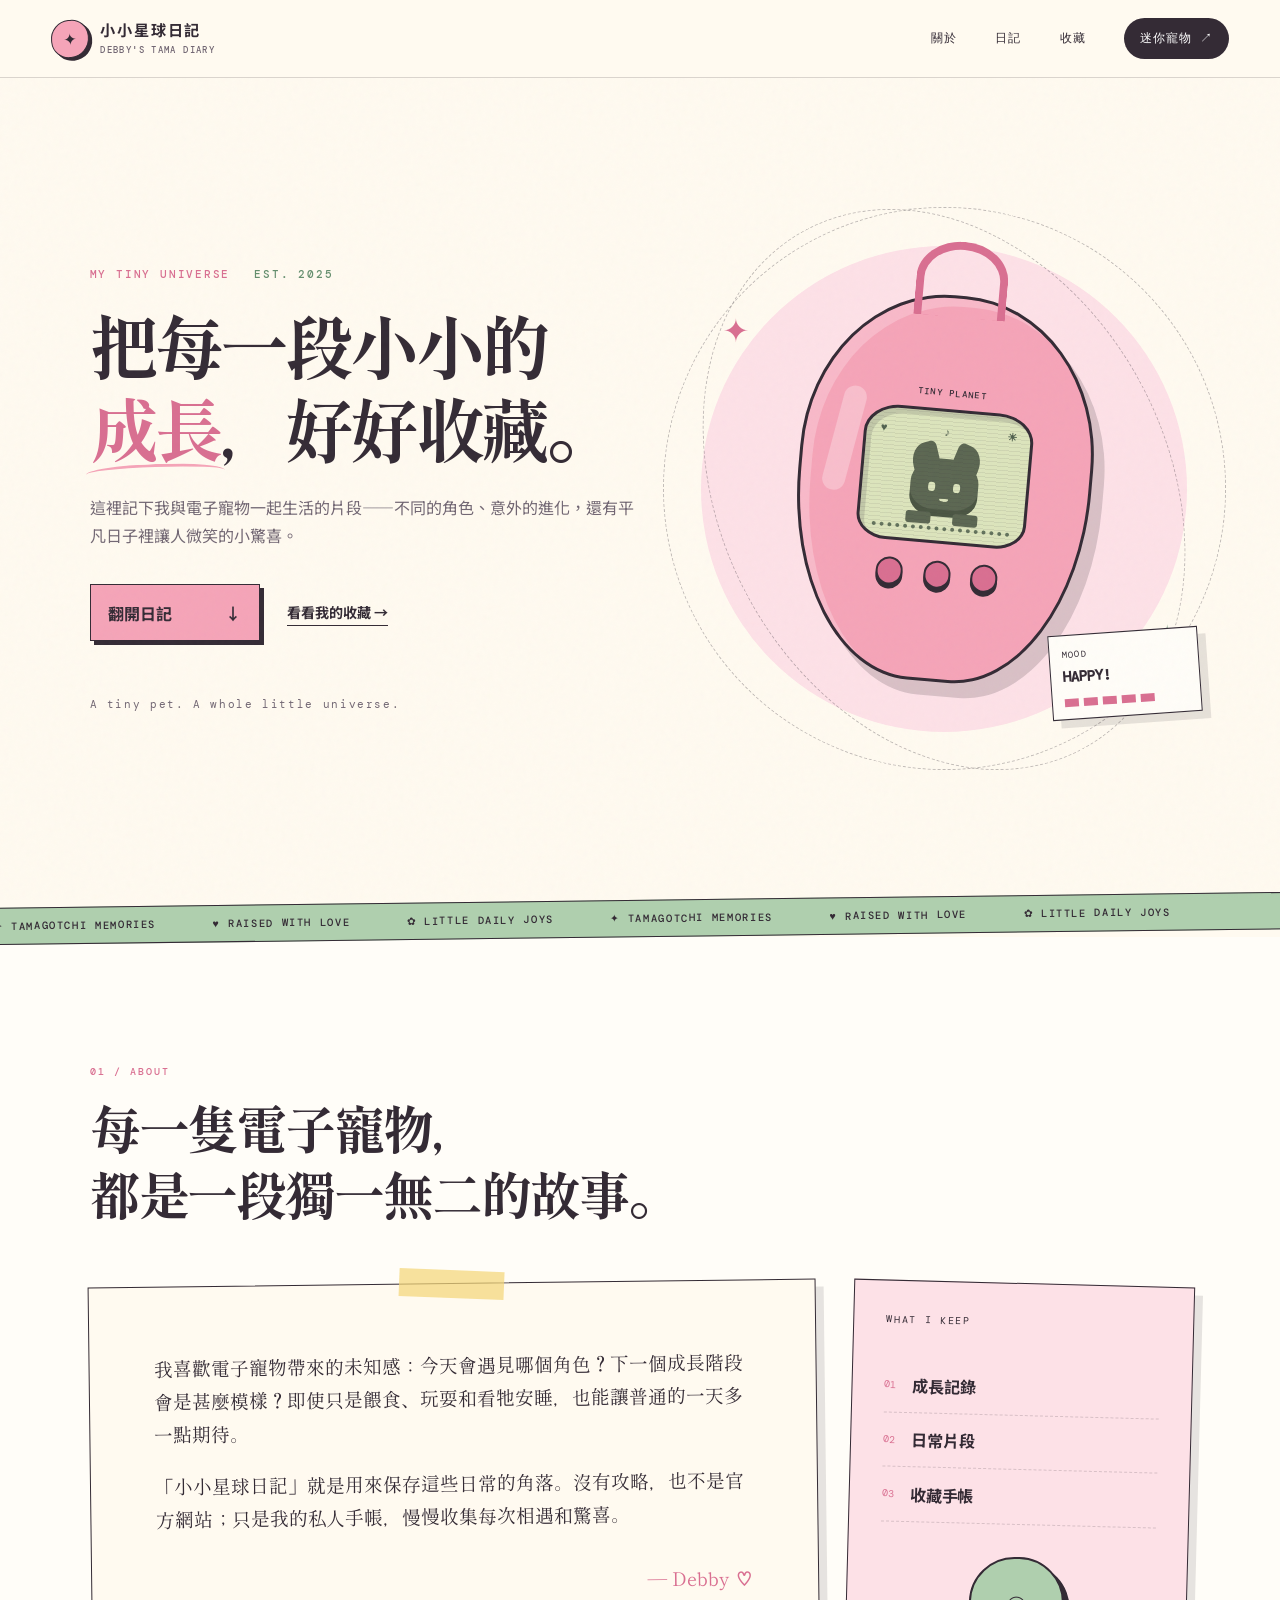
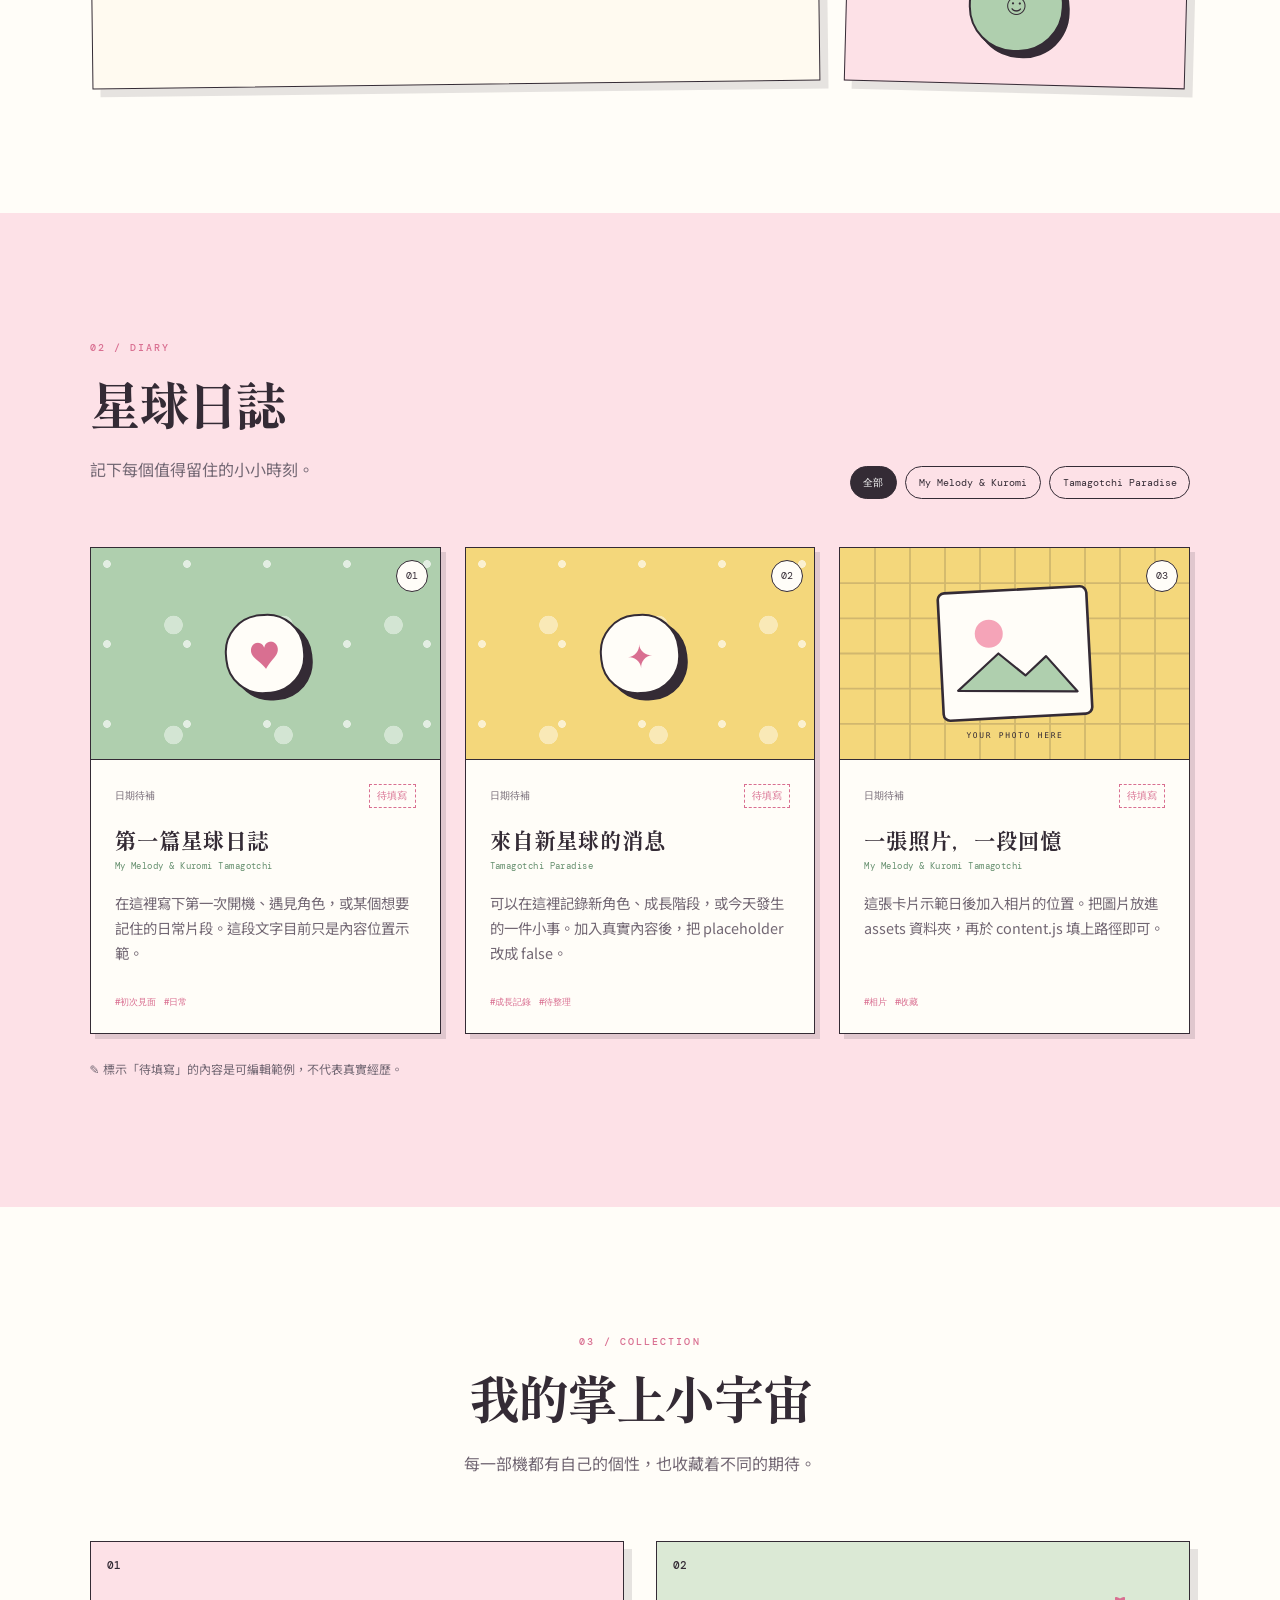
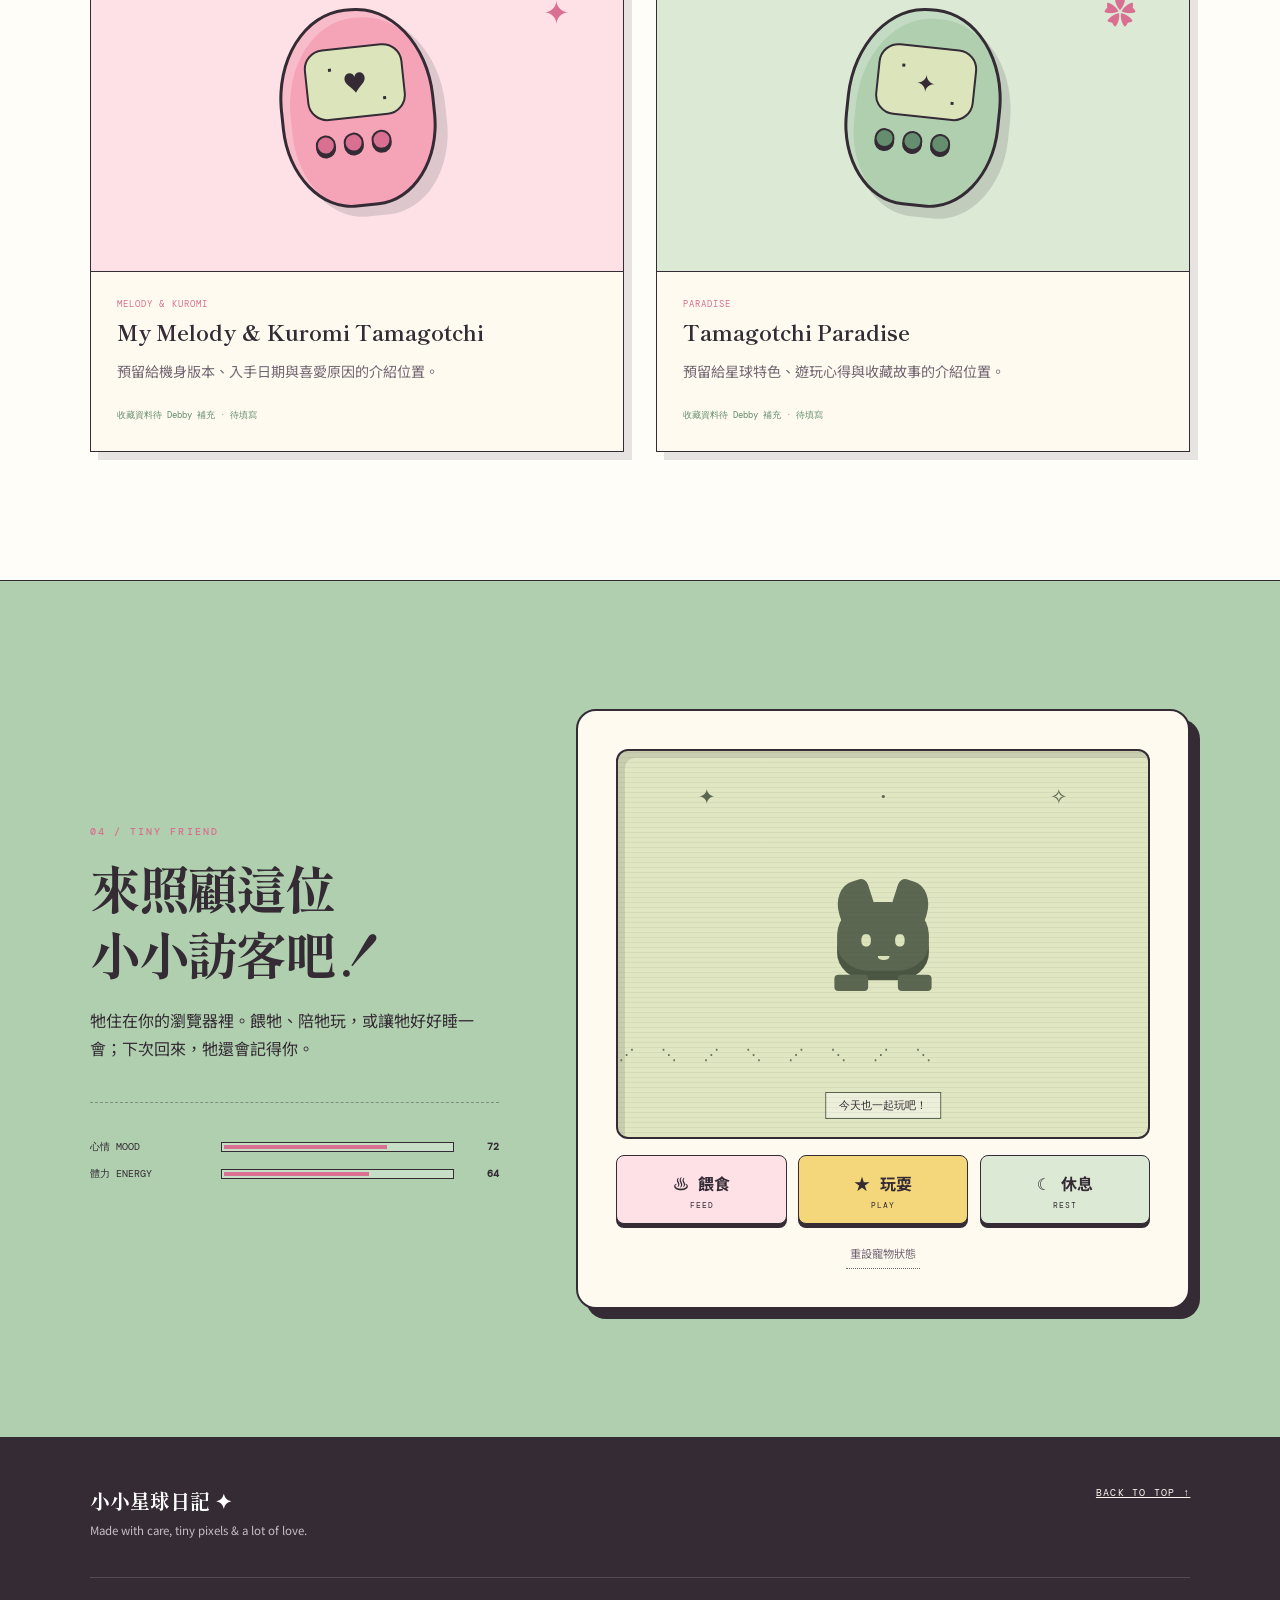
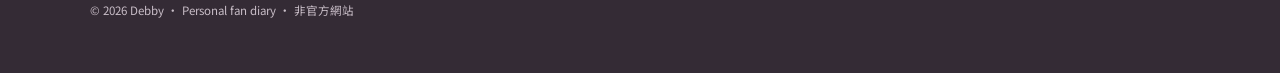
<file: index.html>
<!doctype html>
<html lang="zh-Hant">
<head>
  <meta charset="utf-8">
  <meta name="viewport" content="width=device-width, initial-scale=1">
  <title>小小星球日記 | Debby's Tamagotchi Diary</title>
  <meta name="description" content="Debby 的電子寵物手帳：記錄每次相遇、成長與日常小驚喜。">
  <meta name="theme-color" content="#f7a9bd">
  <meta property="og:title" content="小小星球日記 | Debby's Tamagotchi Diary">
  <meta property="og:description" content="A tiny pet. A whole little universe.">
  <meta property="og:type" content="website">
  <meta property="og:url" content="https://tama.debby.one/">
  <link rel="canonical" href="https://tama.debby.one/">
  <link rel="icon" href="favicon.svg" type="image/svg+xml">
  <link rel="manifest" href="site.webmanifest">
  <link rel="stylesheet" href="styles.css">
  <script src="content.js" defer></script>
  <script src="script.js" defer></script>
</head>
<body>
  <a class="skip-link" href="#main">跳到主要內容</a>
  <div class="page-noise" aria-hidden="true"></div>

  <header class="site-header" data-header>
    <a class="brand" href="#top" aria-label="小小星球日記首頁">
      <span class="brand-mark" aria-hidden="true">✦</span>
      <span><strong>小小星球日記</strong><small>DEBBY'S TAMA DIARY</small></span>
    </a>
    <button class="menu-button" type="button" aria-expanded="false" aria-controls="site-nav" data-menu>
      <span></span><span></span><span></span><span class="sr-only">開啟選單</span>
    </button>
    <nav id="site-nav" class="site-nav" aria-label="主要導覽" data-nav>
      <a href="#about">關於</a>
      <a href="#diary">日記</a>
      <a href="#collection">收藏</a>
      <a class="nav-pet" href="#mini-pet">迷你寵物 <span aria-hidden="true">↗</span></a>
    </nav>
  </header>

  <main id="main">
    <section class="hero" id="top" aria-labelledby="hero-title">
      <div class="hero-copy">
        <p class="eyebrow"><span>MY TINY UNIVERSE</span><span>EST. 2025</span></p>
        <h1 id="hero-title">把每一段小小的<br><em>成長</em>，好好收藏。</h1>
        <p class="hero-lead">這裡記下我與電子寵物一起生活的片段——不同的角色、意外的進化，還有平凡日子裡讓人微笑的小驚喜。</p>
        <div class="hero-actions">
          <a class="button button-primary" href="#diary">翻開日記 <span aria-hidden="true">↓</span></a>
          <a class="text-link" href="#collection">看看我的收藏 <span aria-hidden="true">→</span></a>
        </div>
        <p class="hero-note">A tiny pet. A whole little universe.</p>
      </div>

      <div class="hero-console" aria-label="原創像素電子寵物插畫">
        <div class="orbit orbit-one" aria-hidden="true"></div>
        <div class="orbit orbit-two" aria-hidden="true"></div>
        <span class="spark spark-one" aria-hidden="true">✦</span>
        <span class="spark spark-two" aria-hidden="true">✧</span>
        <div class="device device-hero">
          <div class="device-loop" aria-hidden="true"></div>
          <div class="device-shine" aria-hidden="true"></div>
          <div class="device-label">TINY PLANET</div>
          <div class="screen">
            <div class="screen-icons" aria-hidden="true"><span>♥</span><span>♪</span><span>☀</span></div>
            <div class="pixel-pet pixel-pet--hero" aria-hidden="true">
              <span class="ear ear-left"></span><span class="ear ear-right"></span>
              <span class="pet-body"><i class="eye eye-left"></i><i class="eye eye-right"></i><i class="mouth"></i></span>
              <span class="foot foot-left"></span><span class="foot foot-right"></span>
            </div>
            <div class="pixel-ground" aria-hidden="true"></div>
          </div>
          <div class="device-buttons" aria-hidden="true"><i></i><i></i><i></i></div>
        </div>
        <div class="status-ticket" aria-hidden="true">
          <span>MOOD</span><strong>HAPPY!</strong><div><i></i><i></i><i></i><i></i><i></i></div>
        </div>
      </div>
    </section>

    <section class="ticker" aria-label="網站特色">
      <div><span>✦ TAMAGOTCHI MEMORIES</span><span>♥ RAISED WITH LOVE</span><span>✿ LITTLE DAILY JOYS</span><span>✦ TAMAGOTCHI MEMORIES</span><span>♥ RAISED WITH LOVE</span><span>✿ LITTLE DAILY JOYS</span></div>
    </section>

    <section class="about section" id="about" aria-labelledby="about-title">
      <div class="section-heading">
        <p class="section-number">01 / ABOUT</p>
        <h2 id="about-title">每一隻電子寵物，<br>都是一段獨一無二的故事。</h2>
      </div>
      <div class="about-grid">
        <div class="about-card about-card-main">
          <span class="tape" aria-hidden="true"></span>
          <p>我喜歡電子寵物帶來的未知感：今天會遇見哪個角色？下一個成長階段會是甚麼模樣？即使只是餵食、玩耍和看牠安睡，也能讓普通的一天多一點期待。</p>
          <p>「小小星球日記」就是用來保存這些日常的角落。沒有攻略，也不是官方網站；只是我的私人手帳，慢慢收集每次相遇和驚喜。</p>
          <p class="signature">— Debby <span>♡</span></p>
        </div>
        <aside class="about-card about-card-small" aria-label="日記關鍵詞">
          <p class="mini-label">WHAT I KEEP</p>
          <ul>
            <li><span aria-hidden="true">01</span>成長記錄</li>
            <li><span aria-hidden="true">02</span>日常片段</li>
            <li><span aria-hidden="true">03</span>收藏手帳</li>
          </ul>
          <div class="tiny-planet" aria-hidden="true">☺</div>
        </aside>
      </div>
    </section>

    <section class="diary section" id="diary" aria-labelledby="diary-title">
      <div class="section-topline">
        <div class="section-heading">
          <p class="section-number">02 / DIARY</p>
          <h2 id="diary-title">星球日誌</h2>
          <p>記下每個值得留住的小小時刻。</p>
        </div>
        <div class="filter-group" role="group" aria-label="篩選日記分類" data-filters></div>
      </div>
      <div class="diary-grid" data-diary-list aria-live="polite"></div>
      <p class="placeholder-key"><span aria-hidden="true">✎</span> 標示「待填寫」的內容是可編輯範例，不代表真實經歷。</p>
    </section>

    <section class="collection section" id="collection" aria-labelledby="collection-title">
      <div class="section-heading centered">
        <p class="section-number">03 / COLLECTION</p>
        <h2 id="collection-title">我的掌上小宇宙</h2>
        <p>每一部機都有自己的個性，也收藏着不同的期待。</p>
      </div>
      <div class="collection-grid" data-collection-list></div>
    </section>

    <section class="mini-pet section" id="mini-pet" aria-labelledby="pet-title">
      <div class="pet-copy">
        <p class="section-number">04 / TINY FRIEND</p>
        <h2 id="pet-title">來照顧這位<br>小小訪客吧！</h2>
        <p>牠住在你的瀏覽器裡。餵牠、陪牠玩，或讓牠好好睡一會；下次回來，牠還會記得你。</p>
        <div class="pet-stats" aria-label="寵物狀態">
          <div><span>心情 MOOD</span><div class="meter"><i data-mood-bar></i></div><strong data-mood-value>72</strong></div>
          <div><span>體力 ENERGY</span><div class="meter"><i data-energy-bar></i></div><strong data-energy-value>64</strong></div>
        </div>
      </div>
      <div class="pet-game" data-pet-game>
        <div class="game-screen" aria-live="polite">
          <div class="game-sky" aria-hidden="true"><span>✦</span><span>·</span><span>✧</span></div>
          <div class="pixel-pet pixel-pet--game" data-pet-sprite aria-hidden="true">
            <span class="ear ear-left"></span><span class="ear ear-right"></span>
            <span class="pet-body"><i class="eye eye-left"></i><i class="eye eye-right"></i><i class="mouth"></i></span>
            <span class="foot foot-left"></span><span class="foot foot-right"></span>
          </div>
          <div class="game-ground" aria-hidden="true">⋰ ⋱ ⋰ ⋱ ⋰ ⋱ ⋰ ⋱</div>
          <p class="pet-message" data-pet-message>今天也一起玩吧！</p>
        </div>
        <div class="pet-controls">
          <button type="button" data-pet-action="feed"><span aria-hidden="true">♨</span> 餵食<small>FEED</small></button>
          <button type="button" data-pet-action="play"><span aria-hidden="true">★</span> 玩耍<small>PLAY</small></button>
          <button type="button" data-pet-action="rest"><span aria-hidden="true">☾</span> 休息<small>REST</small></button>
        </div>
        <button class="reset-pet" type="button" data-pet-reset>重設寵物狀態</button>
      </div>
    </section>
  </main>

  <footer class="site-footer">
    <div>
      <p class="footer-title">小小星球日記 <span aria-hidden="true">✦</span></p>
      <p>Made with care, tiny pixels &amp; a lot of love.</p>
    </div>
    <a href="#top">BACK TO TOP ↑</a>
    <p>© <span data-year></span> Debby · Personal fan diary · 非官方網站</p>
  </footer>
</body>
</html>
</file>
<file: styles.css>
@import url('https://fonts.googleapis.com/css2?family=DM+Mono:wght@400;500&family=Noto+Sans+TC:wght@400;500;600;700;800&family=Shippori+Mincho:wght@600;700&display=swap');

:root {
  --ink: #342b35;
  --muted: #726773;
  --cream: #fffaf0;
  --paper: #fffdf8;
  --pink: #f5a4b8;
  --pink-dark: #d96f91;
  --pink-pale: #fde1e7;
  --green: #afcfae;
  --green-dark: #648e6d;
  --yellow: #f4d77b;
  --purple: #a693b8;
  --line: rgba(52, 43, 53, .18);
  --shadow: 8px 8px 0 rgba(52, 43, 53, .12);
  --mono: "DM Mono", ui-monospace, monospace;
  --sans: "Noto Sans TC", system-ui, sans-serif;
  --serif: "Shippori Mincho", "Noto Serif TC", serif;
}

* { box-sizing: border-box; }
html { scroll-behavior: smooth; }
body { margin: 0; color: var(--ink); background: var(--cream); font-family: var(--sans); line-height: 1.75; overflow-x: hidden; }
a { color: inherit; }
button, a { -webkit-tap-highlight-color: transparent; }
button { font: inherit; color: inherit; }
img { max-width: 100%; display: block; }
.sr-only { position: absolute; width: 1px; height: 1px; padding: 0; margin: -1px; overflow: hidden; clip: rect(0,0,0,0); white-space: nowrap; border: 0; }
.skip-link { position: fixed; z-index: 1000; left: 1rem; top: -5rem; padding: .75rem 1rem; background: var(--ink); color: white; border-radius: .25rem; }
.skip-link:focus { top: 1rem; }
:focus-visible { outline: 3px solid var(--purple); outline-offset: 4px; }
.page-noise { position: fixed; inset: 0; z-index: 10; pointer-events: none; opacity: .05; background-image: url("data:image/svg+xml,%3Csvg viewBox='0 0 180 180' xmlns='http://www.w3.org/2000/svg'%3E%3Cfilter id='n'%3E%3CfeTurbulence type='fractalNoise' baseFrequency='.9' numOctaves='3' stitchTiles='stitch'/%3E%3C/filter%3E%3Crect width='100%25' height='100%25' filter='url(%23n)' opacity='.55'/%3E%3C/svg%3E"); }

.site-header { min-height: 78px; padding: 0 clamp(1.25rem, 4vw, 4.75rem); display: flex; align-items: center; justify-content: space-between; border-bottom: 1px solid var(--line); position: relative; z-index: 20; background: rgba(255,250,240,.92); backdrop-filter: blur(12px); }
.brand { display: flex; gap: .7rem; align-items: center; text-decoration: none; line-height: 1.1; }
.brand-mark { width: 38px; height: 38px; display: grid; place-items: center; background: var(--pink); border: 1.5px solid var(--ink); border-radius: 50% 45% 52% 46%; box-shadow: 3px 3px 0 var(--ink); transform: rotate(-6deg); }
.brand strong { display: block; letter-spacing: .12em; font-size: .95rem; }
.brand small { display: block; margin-top: .35rem; font: 500 .57rem var(--mono); letter-spacing: .15em; color: var(--muted); }
.site-nav { display: flex; align-items: center; gap: clamp(1.3rem, 3vw, 3rem); font: 500 .75rem var(--mono); letter-spacing: .08em; }
.site-nav a { text-decoration: none; position: relative; }
.site-nav a:not(.nav-pet)::after { content: ""; position: absolute; left: 0; right: 100%; bottom: -.35rem; height: 2px; background: var(--pink-dark); transition: right .25s; }
.site-nav a:hover::after { right: 0; }
.nav-pet { background: var(--ink); color: white; padding: .72rem 1rem; border-radius: 99px; }
.menu-button { display: none; border: 0; background: none; padding: .5rem; }
.menu-button > span:not(.sr-only) { width: 24px; height: 2px; display: block; margin: 5px; background: var(--ink); }

.hero { min-height: calc(100vh - 78px); max-width: 1500px; margin: auto; padding: clamp(4rem, 8vw, 8rem) clamp(1.5rem, 7vw, 7rem); display: grid; grid-template-columns: minmax(0, 1.05fr) minmax(380px, .95fr); gap: 5vw; align-items: center; }
.eyebrow { display: flex; gap: 1.5rem; margin: 0 0 1.4rem; font: 500 .7rem var(--mono); letter-spacing: .16em; color: var(--pink-dark); }
.eyebrow span + span { color: var(--green-dark); }
h1, h2, h3, p { margin-top: 0; }
h1 { margin-bottom: 1.5rem; font: 700 clamp(2.9rem, 5.4vw, 5.6rem)/1.2 var(--serif); letter-spacing: -.055em; }
h1 em { color: var(--pink-dark); font-style: normal; position: relative; }
h1 em::after { content: ""; position: absolute; left: -.05em; right: -.08em; bottom: -.06em; height: .2em; border-top: 3px solid var(--pink); border-radius: 50%; transform: rotate(-2deg); }
.hero-lead { max-width: 620px; color: var(--muted); font-size: clamp(.98rem, 1.25vw, 1.1rem); }
.hero-actions { display: flex; align-items: center; flex-wrap: wrap; gap: 1.7rem; margin-top: 2.2rem; }
.button { display: inline-flex; gap: 1.5rem; align-items: center; justify-content: space-between; min-width: 170px; padding: .85rem 1.1rem; border: 1.5px solid var(--ink); text-decoration: none; font-weight: 700; box-shadow: 4px 4px 0 var(--ink); transition: transform .2s, box-shadow .2s; }
.button:hover { transform: translate(3px,3px); box-shadow: 1px 1px 0 var(--ink); }
.button-primary { background: var(--pink); }
.text-link { text-decoration: none; font-size: .88rem; font-weight: 700; border-bottom: 1px solid var(--ink); }
.hero-note { margin: 3.5rem 0 0; font: .68rem var(--mono); letter-spacing: .15em; color: var(--muted); }
.hero-console { min-height: 540px; position: relative; display: grid; place-items: center; isolation: isolate; }
.hero-console::before { content: ""; position: absolute; width: min(38vw, 530px); aspect-ratio: 1; border-radius: 50%; background: var(--pink-pale); z-index: -3; }
.orbit { position: absolute; border: 1px dashed rgba(52,43,53,.3); border-radius: 50%; z-index: -2; }
.orbit-one { width: min(44vw, 610px); aspect-ratio: 1; transform: rotate(14deg); }
.orbit-two { width: min(35vw, 460px); height: min(46vw, 600px); transform: rotate(-28deg); }
.spark { position: absolute; font-size: 2rem; color: var(--pink-dark); }
.spark-one { top: 15%; left: 5%; animation: twinkle 2s infinite alternate; }
.spark-two { right: 2%; bottom: 18%; color: var(--green-dark); animation: twinkle 2.5s .4s infinite alternate; }
.device { width: clamp(230px, 23vw, 315px); aspect-ratio: .76; position: relative; padding: 18% 12% 12%; border: 3px solid var(--ink); border-radius: 48% 48% 43% 43% / 42% 42% 52% 52%; background: var(--pink); box-shadow: 12px 14px 0 rgba(52,43,53,.18), inset 10px 8px 0 rgba(255,255,255,.23); transform: rotate(5deg); }
.device-loop { position: absolute; width: 32%; height: 20%; left: 34%; top: -15%; border: 8px solid var(--pink-dark); border-bottom: 0; border-radius: 50% 50% 0 0; z-index: -1; }
.device-shine { position: absolute; width: 8%; height: 28%; left: 10%; top: 25%; border-radius: 99px; background: rgba(255,255,255,.28); transform: rotate(10deg); }
.device-label { margin-bottom: 6%; text-align: center; font: 500 .55rem var(--mono); letter-spacing: .15em; }
.screen { height: 58%; padding: 8%; position: relative; overflow: hidden; border: 3px solid var(--ink); border-radius: 21% 21% 18% 18%; background: #dce4bc; box-shadow: inset 5px 5px 0 rgba(52,43,53,.15); }
.screen::after { content: ""; position: absolute; inset: 0; pointer-events: none; opacity: .08; background: repeating-linear-gradient(0deg, transparent 0 3px, var(--ink) 3px 4px); }
.screen-icons { display: flex; justify-content: space-between; font: 700 .7rem var(--mono); color: #526250; }
.pixel-pet { position: absolute; width: 92px; height: 86px; }
.pixel-pet--hero { left: 50%; top: 54%; transform: translate(-50%,-50%); }
.pet-body { position: absolute; width: 68px; height: 58px; left: 12px; top: 20px; background: #5c6752; border-radius: 42% 42% 35% 35%; box-shadow: inset 0 -7px rgba(37,49,33,.3); }
.ear { position: absolute; width: 27px; height: 34px; top: 5px; background: #5c6752; border-radius: 60% 18% 45% 20%; }
.ear-left { left: 12px; transform: rotate(-18deg); }
.ear-right { right: 12px; transform: scaleX(-1) rotate(-18deg); }
.eye { position: absolute; width: 7px; height: 9px; top: 24px; background: #dce4bc; border-radius: 40%; }
.eye-left { left: 18px; }.eye-right { right: 18px; }
.mouth { position: absolute; left: 30px; top: 38px; width: 9px; height: 5px; border-bottom: 3px solid #dce4bc; border-radius: 50%; }
.foot { position: absolute; width: 25px; height: 12px; bottom: 0; background: #5c6752; border-radius: 3px; }
.foot-left { left: 10px; }.foot-right { right: 10px; }
.pixel-ground { position: absolute; left: 8%; right: 8%; bottom: 8%; border-bottom: 4px dotted #64745d; }
.device-buttons { display: flex; justify-content: center; gap: 12%; margin-top: 10%; }
.device-buttons i { width: 16%; aspect-ratio: 1; border: 2px solid var(--ink); border-radius: 50%; background: var(--pink-dark); box-shadow: 0 4px 0 var(--ink); }
.status-ticket { position: absolute; right: -2%; bottom: 8%; width: 150px; padding: .75rem; border: 1.5px solid var(--ink); background: var(--paper); box-shadow: var(--shadow); transform: rotate(-4deg); font-family: var(--mono); }
.status-ticket span { display: block; font-size: .55rem; letter-spacing: .15em; }.status-ticket strong { font-size: .9rem; }.status-ticket div { display: flex; gap: 5px; margin-top: .45rem; }.status-ticket i { width: 14px; height: 8px; background: var(--pink-dark); }

.ticker { overflow: hidden; padding: .68rem 0; border-block: 1.5px solid var(--ink); background: var(--green); transform: rotate(-.7deg) scale(1.01); }
.ticker div { display: flex; width: max-content; gap: 3.5rem; animation: ticker 25s linear infinite; font: 500 .65rem var(--mono); letter-spacing: .15em; white-space: nowrap; }
.section { padding: clamp(5rem, 10vw, 9rem) clamp(1.5rem, 7vw, 7rem); }
.section-heading { max-width: 780px; }
.section-number { margin-bottom: 1rem; font: 500 .65rem var(--mono); letter-spacing: .2em; color: var(--pink-dark); }
.section h2 { margin-bottom: 1.2rem; font: 700 clamp(2.2rem, 4vw, 4.3rem)/1.3 var(--serif); letter-spacing: -.04em; }
.section-heading > p:last-child { color: var(--muted); }
.centered { margin-inline: auto; text-align: center; }
.about { background: var(--paper); }
.about-grid { max-width: 1120px; margin: 3.5rem auto 0; display: grid; grid-template-columns: 1.6fr .75fr; gap: 2rem; align-items: stretch; }
.about-card { position: relative; border: 1.5px solid var(--ink); background: var(--cream); box-shadow: var(--shadow); }
.about-card-main { padding: clamp(2rem, 5vw, 4.5rem); transform: rotate(-.7deg); font-family: var(--serif); font-size: clamp(1rem, 1.5vw, 1.18rem); }
.about-card-main p { max-width: 720px; }
.tape { position: absolute; width: 105px; height: 28px; left: 50%; top: -14px; background: rgba(244,215,123,.72); transform: translateX(-50%) rotate(3deg); }
.signature { margin: 2rem 0 0; text-align: right; color: var(--pink-dark); }
.about-card-small { padding: 2rem; background: var(--pink-pale); transform: rotate(1.5deg); overflow: hidden; }
.mini-label { font: .62rem var(--mono); letter-spacing: .17em; }
.about-card-small ul { margin: 2rem 0; padding: 0; list-style: none; }
.about-card-small li { display: flex; gap: 1rem; align-items: center; padding: .8rem 0; border-bottom: 1px dashed var(--line); font-weight: 700; }
.about-card-small li span { font: .62rem var(--mono); color: var(--pink-dark); }
.tiny-planet { width: 95px; height: 95px; margin: 2rem auto 0; display: grid; place-items: center; border: 2px solid var(--ink); border-radius: 48%; background: var(--green); box-shadow: 6px 6px 0 var(--ink); font: 2rem var(--mono); }
.diary { background: var(--pink-pale); }
.section-topline { display: flex; gap: 2rem; justify-content: space-between; align-items: flex-end; max-width: 1300px; margin: auto; }
.filter-group { display: flex; gap: .5rem; flex-wrap: wrap; justify-content: flex-end; }
.filter-group button { padding: .55rem .8rem; border: 1px solid var(--ink); border-radius: 99px; background: transparent; cursor: pointer; font: .63rem var(--mono); }
.filter-group button[aria-pressed="true"] { color: white; background: var(--ink); }
.diary-grid { max-width: 1300px; margin: 3rem auto 0; display: grid; grid-template-columns: repeat(3, 1fr); gap: 1.5rem; }
.diary-card { display: flex; flex-direction: column; min-width: 0; border: 1.5px solid var(--ink); background: var(--paper); box-shadow: 5px 5px 0 rgba(52,43,53,.14); transition: transform .25s, box-shadow .25s; }
.diary-card:hover { transform: translateY(-6px) rotate(-.3deg); box-shadow: 8px 10px 0 rgba(52,43,53,.14); }
.entry-media { aspect-ratio: 1.65; position: relative; overflow: hidden; border-bottom: 1.5px solid var(--ink); background: var(--green); }
.entry-media img { width: 100%; height: 100%; object-fit: cover; }
.entry-pattern { width: 100%; height: 100%; display: grid; place-items: center; background: radial-gradient(circle at 20% 20%, rgba(255,255,255,.65) 0 4%, transparent 4.5%), radial-gradient(circle at 75% 70%, rgba(255,255,255,.45) 0 8%, transparent 8.5%), var(--green); background-size: 80px 80px, 110px 110px, auto; }
.diary-card:nth-child(even) .entry-pattern { background-color: var(--yellow); }
.entry-pattern span { width: 80px; height: 80px; display: grid; place-items: center; border: 2px solid var(--ink); border-radius: 47%; background: var(--paper); box-shadow: 7px 7px 0 var(--ink); font-size: 2rem; color: var(--pink-dark); transform: rotate(-5deg); }
.entry-index { position: absolute; right: .7rem; top: .7rem; width: 32px; height: 32px; display: grid; place-items: center; border: 1px solid var(--ink); border-radius: 50%; background: var(--paper); font: .62rem var(--mono); }
.entry-body { padding: 1.5rem; flex: 1; display: flex; flex-direction: column; }
.entry-meta { display: flex; justify-content: space-between; gap: .5rem; align-items: center; font: .6rem var(--mono); color: var(--muted); }
.placeholder-badge { padding: .25rem .45rem; border: 1px dashed var(--pink-dark); color: var(--pink-dark); }
.entry-body h3 { margin: 1rem 0 .3rem; font: 700 1.35rem/1.45 var(--serif); }
.entry-body > p:not(.entry-model) { color: var(--muted); font-size: .9rem; }
.entry-model { margin-bottom: 1rem; font: .57rem/1.5 var(--mono); letter-spacing: .05em; color: var(--green-dark); }
.entry-tags { display: flex; flex-wrap: wrap; gap: .5rem; margin: auto 0 0; padding: 1rem 0 0; list-style: none; font: .58rem var(--mono); color: var(--pink-dark); }
.placeholder-key { max-width: 1300px; margin: 1.5rem auto 0; font-size: .75rem; color: var(--muted); }
.empty-state { grid-column: 1/-1; padding: 3rem; text-align: center; border: 1px dashed var(--ink); }
.collection { background: var(--paper); }
.collection-grid { max-width: 1100px; margin: 4rem auto 0; display: grid; grid-template-columns: 1fr 1fr; gap: 2rem; }
.collection-card { overflow: hidden; border: 1.5px solid var(--ink); box-shadow: var(--shadow); background: var(--cream); }
.collection-visual { min-height: 330px; position: relative; display: grid; place-items: center; border-bottom: 1.5px solid var(--ink); }
.collection-card--pink .collection-visual { background: var(--pink-pale); }.collection-card--green .collection-visual { background: #dbe9d5; }
.collection-number { position: absolute; top: 1rem; left: 1rem; font: 500 .7rem var(--mono); }
.collection-spark { position: absolute; right: 10%; top: 12%; font-size: 2rem; color: var(--pink-dark); }
.mini-device { width: 155px; aspect-ratio: .78; padding: 35px 25px 20px; border: 3px solid var(--ink); border-radius: 48% 48% 43% 43%; background: var(--pink); box-shadow: 10px 10px 0 rgba(52,43,53,.15), inset 7px 7px 0 rgba(255,255,255,.25); transform: rotate(-6deg); }
.collection-card--green .mini-device { background: var(--green); transform: rotate(6deg); }
.mini-device > div { height: 72px; display: grid; place-items: center; position: relative; border: 2px solid var(--ink); border-radius: 20px; background: #dce4bc; font-size: 1.5rem; }
.mini-device > div i { position: absolute; width: 3px; height: 3px; background: var(--ink); }.mini-device > div i:first-of-type { left: 22px; top: 18px; }.mini-device > div i:last-of-type { right: 18px; bottom: 14px; }
.mini-device > b { display: inline-block; width: 20px; height: 20px; margin: 14px 4px 0; border: 2px solid var(--ink); border-radius: 50%; background: var(--pink-dark); box-shadow: 0 3px 0 var(--ink); }
.collection-card--green .mini-device > b { background: var(--green-dark); }
.collection-copy { padding: 1.6rem; }.collection-copy > p:first-child { margin-bottom: .4rem; font: .58rem var(--mono); letter-spacing: .12em; color: var(--pink-dark); }.collection-copy h3 { margin-bottom: .7rem; font: 700 1.35rem var(--serif); }.collection-copy > p { color: var(--muted); font-size: .88rem; }.collection-copy > span { font: .58rem var(--mono); color: var(--green-dark); }
.mini-pet { display: grid; grid-template-columns: .8fr 1.2fr; gap: 6vw; align-items: center; background: var(--green); border-block: 1.5px solid var(--ink); }
.pet-copy > p:not(.section-number) { max-width: 540px; }
.pet-stats { max-width: 520px; margin-top: 2.5rem; padding-top: 1.5rem; border-top: 1px dashed rgba(52,43,53,.4); }
.pet-stats > div { display: grid; grid-template-columns: 120px 1fr 34px; gap: .7rem; align-items: center; margin: .8rem 0; font: .6rem var(--mono); }
.meter { height: 10px; padding: 2px; border: 1px solid var(--ink); background: rgba(255,255,255,.3); }.meter i { display: block; height: 100%; background: var(--pink-dark); transition: width .5s; }.pet-stats strong { text-align: right; }
.pet-game { padding: clamp(1.2rem, 3vw, 2.5rem); border: 2px solid var(--ink); border-radius: 20px; background: var(--cream); box-shadow: 10px 10px 0 var(--ink); }
.game-screen { min-height: 390px; overflow: hidden; position: relative; border: 2px solid var(--ink); border-radius: 12px; background: #dfe6c1; box-shadow: inset 7px 7px 0 rgba(52,43,53,.13); }
.game-screen::after { content: ""; position: absolute; inset: 0; pointer-events: none; opacity: .055; background: repeating-linear-gradient(0deg, transparent 0 4px, var(--ink) 4px 5px); }
.game-sky { display: flex; justify-content: space-around; padding-top: 2rem; color: #5c6752; font: 1.3rem var(--mono); }
.pixel-pet--game { left: 50%; top: 47%; transform: translate(-50%,-50%) scale(1.35); }
.pixel-pet--game.is-bouncing { animation: bounce .6s ease 2; }.pixel-pet--game.is-eating { animation: munch .25s ease 4; }.pixel-pet--game.is-sleeping .eye { height: 3px; top: 28px; }.pixel-pet--game.is-sleeping::after { content: "z Z"; position: absolute; left: 80px; top: -10px; font: 1rem var(--mono); color: #5c6752; }
.game-ground { position: absolute; left: 0; right: 0; bottom: 70px; overflow: hidden; white-space: nowrap; color: #64745d; letter-spacing: .7rem; }
.pet-message { position: absolute; left: 50%; bottom: 18px; width: max-content; max-width: 88%; margin: 0; padding: .35rem .8rem; border: 1px solid #5c6752; background: rgba(255,255,255,.4); transform: translateX(-50%); font: .66rem var(--mono); text-align: center; }
.pet-controls { display: grid; grid-template-columns: repeat(3, 1fr); gap: .7rem; margin-top: 1rem; }
.pet-controls button { padding: .8rem .4rem; border: 1.5px solid var(--ink); border-radius: 8px; background: var(--pink-pale); box-shadow: 0 4px 0 var(--ink); cursor: pointer; font-weight: 700; transition: transform .12s, box-shadow .12s; }.pet-controls button:nth-child(2) { background: var(--yellow); }.pet-controls button:nth-child(3) { background: #dbe9d5; }.pet-controls button:active { transform: translateY(3px); box-shadow: 0 1px 0 var(--ink); }.pet-controls span { margin-right: .35rem; }.pet-controls small { display: block; margin-top: .2rem; font: .5rem var(--mono); letter-spacing: .12em; }
.reset-pet { display: block; margin: 1rem auto 0; padding: .25rem; border: 0; border-bottom: 1px dotted var(--muted); background: transparent; color: var(--muted); cursor: pointer; font-size: .7rem; }
.site-footer { padding: 3rem clamp(1.5rem, 7vw, 7rem); display: grid; grid-template-columns: 1fr auto; gap: 2rem; align-items: start; background: var(--ink); color: var(--cream); }
.site-footer p { margin-bottom: .3rem; font-size: .72rem; color: #c8bdc7; }.site-footer .footer-title { color: white; font: 700 1.25rem var(--serif); }.site-footer a { font: .65rem var(--mono); letter-spacing: .12em; }.site-footer > p:last-child { grid-column: 1/-1; padding-top: 1.4rem; border-top: 1px solid rgba(255,255,255,.15); }

@keyframes ticker { to { transform: translateX(-50%); } }
@keyframes twinkle { to { transform: scale(1.4) rotate(12deg); opacity: .45; } }
@keyframes bounce { 50% { transform: translate(-50%,-72%) scale(1.35) rotate(-3deg); } }
@keyframes munch { 50% { transform: translate(-50%,-50%) scale(1.28,1.42); } }

@media (max-width: 980px) {
  .hero { grid-template-columns: 1fr; text-align: center; }.hero-copy { max-width: 760px; margin: auto; }.eyebrow, .hero-actions { justify-content: center; }.hero-lead { margin-inline: auto; }.hero-console { min-height: 500px; }.hero-console::before { width: 460px; }.orbit-one { width: 530px; }.orbit-two { width: 410px; height: 520px; }
  .diary-grid { grid-template-columns: repeat(2, 1fr); }.diary-card:last-child { grid-column: 1/-1; width: calc(50% - .75rem); justify-self: center; }
  .mini-pet { grid-template-columns: 1fr; }.pet-copy { max-width: 700px; }.pet-game { max-width: 720px; width: 100%; margin: auto; }
}
@media (max-width: 720px) {
  .site-header { min-height: 68px; }.menu-button { display: block; }.site-nav { display: none; position: absolute; left: 0; right: 0; top: 68px; padding: 1.5rem; flex-direction: column; align-items: stretch; background: var(--cream); border-bottom: 1.5px solid var(--ink); box-shadow: 0 8px 15px rgba(52,43,53,.12); }.site-nav.is-open { display: flex; }.site-nav a { padding: .6rem; }.nav-pet { text-align: center; }
  .hero { padding-top: 4rem; min-height: auto; grid-template-columns: minmax(0,1fr); }.hero-console { min-height: 430px; }.hero-console::before { width: 330px; }.orbit-one { width: 380px; }.orbit-two { width: 300px; height: 400px; }.device { width: 230px; }.status-ticket { width: 120px; right: -1rem; }.hero-note { margin-top: 2.5rem; }
  .section-topline { align-items: flex-start; flex-direction: column; }.filter-group { justify-content: flex-start; }.about-grid, .collection-grid, .diary-grid { grid-template-columns: 1fr; }.about-card-small { max-width: 460px; width: 100%; margin: auto; }.diary-card:last-child { grid-column: auto; width: auto; }.collection-visual { min-height: 280px; }.site-footer { grid-template-columns: 1fr; }.site-footer > p:last-child { grid-column: auto; }
}
@media (max-width: 440px) {
  h1 { font-size: 2.5rem; }.hero { padding-inline: 1.1rem; }.hero-actions { flex-direction: column; }.section { padding-inline: 1.2rem; }.hero-console { min-height: 390px; transform: scale(.9); margin-inline: -1rem; }.status-ticket { right: -.5rem; }.pet-stats > div { grid-template-columns: 92px 1fr 28px; }.game-screen { min-height: 320px; }.pet-controls button { font-size: .78rem; }.brand strong { font-size: .82rem; }.brand small { font-size: .5rem; }
}
@media (prefers-reduced-motion: reduce) {
  html { scroll-behavior: auto; } *, *::before, *::after { animation-duration: .01ms !important; animation-iteration-count: 1 !important; transition-duration: .01ms !important; }
}
</file>
